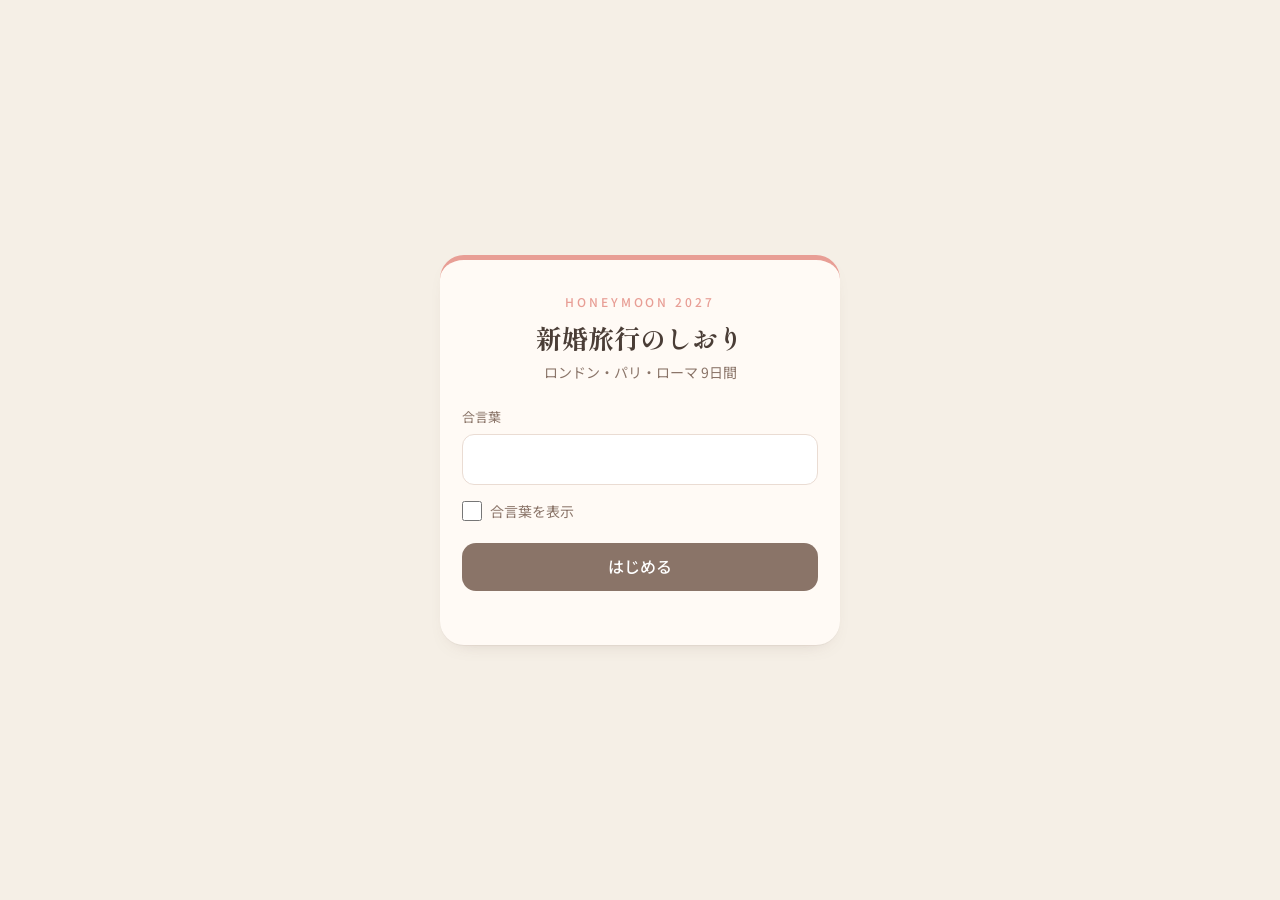
<file: index.html>
<!DOCTYPE html>
<html lang="ja">
<head>
<meta charset="utf-8">
<meta name="viewport" content="width=device-width, initial-scale=1, viewport-fit=cover">
<meta name="theme-color" content="#f5efe6">
<meta name="apple-mobile-web-app-capable" content="yes">
<meta name="mobile-web-app-capable" content="yes">
<meta name="apple-mobile-web-app-status-bar-style" content="default">
<meta name="apple-mobile-web-app-title" content="新婚旅行">
<meta name="format-detection" content="telephone=no">
<title>新婚旅行 ロンドン・パリ・ローマ 9日間</title>
<link rel="manifest" href="/manifest.webmanifest">
<link rel="icon" href="/icons/icon-192.png">
<link rel="apple-touch-icon" href="/icons/apple-touch-icon.png">
<link rel="preconnect" href="https://fonts.googleapis.com">
<link href="https://fonts.googleapis.com/css2?family=Noto+Sans+JP:wght@400;500;700&family=Shippori+Mincho:wght@500;700&display=swap" rel="stylesheet">
<link rel="stylesheet" href="/styles.css">
</head>
<body>

<!-- ログイン -->
<section class="login" id="login" hidden>
  <div class="login-card">
    <div class="login-kicker">HONEYMOON 2027</div>
    <h1>新婚旅行のしおり</h1>
    <p>ロンドン・パリ・ローマ 9日間</p>
    <form id="loginForm" autocomplete="on">
      <input type="text" name="username" value="honeymoon" autocomplete="username" hidden>
      <label class="field">合言葉<input type="password" id="lPass" autocomplete="current-password" required></label>
      <label class="check"><input type="checkbox" id="lShow"> 合言葉を表示</label>
      <button class="btn primary block" type="submit" id="loginBtn">はじめる</button>
      <div class="msg" id="loginMsg"></div>
    </form>
  </div>
</section>

<!-- アプリ本体 -->
<div id="main" hidden>
  <header class="appbar">
    <div class="appbar-row">
      <div class="brand">
        <div class="brand-title">新婚旅行のしおり</div>
        <div class="brand-sub">ロンドン・パリ・ローマ</div>
      </div>
      <div class="appbar-actions">
        <span class="countdown" id="countdown" hidden></span>
        <button class="icon-btn gear" id="gearBtn" aria-label="設定">
          <svg viewBox="0 0 24 24" aria-hidden="true"><path d="M10.3 3.2h3.4l.5 2.4 1.6.9 2.3-.8 1.7 2.9-1.8 1.6v1.6l1.8 1.6-1.7 2.9-2.3-.8-1.6.9-.5 2.4h-3.4l-.5-2.4-1.6-.9-2.3.8-1.7-2.9 1.8-1.6v-1.6L3.2 9.5l1.7-2.9 2.3.8 1.6-.9z" fill="none" stroke="currentColor" stroke-width="1.7" stroke-linejoin="round"/><circle cx="12" cy="12" r="2.8" fill="none" stroke="currentColor" stroke-width="1.7"/></svg>
        </button>
      </div>
    </div>
    <nav class="daystrip" id="daystrip" aria-label="日付を選ぶ"></nav>
  </header>

  <div class="banner" id="status" hidden></div>

  <main class="view" id="plan" aria-live="polite"></main>

  <main class="view links" id="links" hidden>
    <h2 class="view-title">リンク集</h2>
    <form class="paste" id="pasteForm" autocomplete="off" novalidate>
      <input id="pasteUrl" type="url" inputmode="url" placeholder="URLを貼り付け" aria-label="URL" enterkeyhint="done">
      <button class="btn" id="pasteBtn" type="submit">追加</button>
    </form>
    <p class="hint paste-hint">iPhoneのメモ・Googleマップ・お店のページなどのURLを貼って「追加」。名前はあとから「⋯」で変えられます</p>
    <ul class="lklist" id="linkList"></ul>
  </main>

  <main class="view info" id="info" hidden>
    <h2 class="view-title">ツアー情報</h2>
    <section class="card">
      <h3>フライト</h3>
      <dl class="rows">
        <div><dt>往路（1日目）</dt><dd>成田 10:10 発 → イスタンブール乗継 → ロンドン 21:05 着</dd></div>
        <div><dt>パリ → ローマ（6日目）</dt><dd>直行便（時刻は最終日程表で確定）</dd></div>
        <div><dt>復路（8〜9日目）</dt><dd>ローマ 06:40〜07:05 発 → イスタンブール乗継 → 成田 08:40 着</dd></div>
      </dl>
      <p class="hint">便名・時刻はツアーページ記載の目安。最終日程表で確認する</p>
    </section>
    <section class="card">
      <h3>ツアー代金に含まれるもの</h3>
      <ul>
        <li>添乗員同行、航空券（ターキッシュ エアラインズ・成田発着）</li>
        <li>ホテル：ロンドン2泊・パリ3泊・ローマ2泊（Cクラス）</li>
        <li>食事：朝食7回、昼食1回（ロンドンでフィッシュ＆チップス）、夕食1回（ローマでピザ）</li>
        <li>ロンドン・パリ・ローマの市内観光（車窓・外観を含む）</li>
        <li>ユーロスター（ロンドン→パリ・2等指定席）</li>
        <li>特典：パリのセーヌ川クルーズ券、ローマのジェラートクーポン（各1人1枚）</li>
      </ul>
    </section>
    <section class="card">
      <h3>別途かかる費用（目安・1人あたり）</h3>
      <dl class="rows">
        <div><dt>燃油サーチャージ</dt><dd>約133,000円</dd></div>
        <div><dt>海外空港諸税・システム利用料</dt><dd>約14,840円</dd></div>
        <div><dt>国際観光旅客税</dt><dd>3,000円</dd></div>
        <div><dt>成田空港施設使用料</dt><dd>2,460円</dd></div>
        <div><dt>成田空港旅客保安サービス料</dt><dd>700円</dd></div>
        <div><dt>宿泊税（フランス・イタリアの一部都市）</dt><dd>1泊 €2.6〜15.93</dd></div>
      </dl>
      <p class="hint">ツアー代金：大人1人 299,800〜409,800円（出発日による・2〜3名1室）</p>
    </section>
    <section class="card">
      <h3>パリ自由日のオプション（4・5日目）</h3>
      <dl class="rows">
        <div><dt>ヴェルサイユ宮殿 午前観光（日本語ガイド）</dt><dd>17,390円</dd></div>
        <div><dt>モン・サン・ミッシェル 1日観光</dt><dd>36,600円</dd></div>
        <div><dt>モン・サン・ミッシェル ハネムーンプラン</dt><dd>43,000円</dd></div>
        <div><dt>セーヌ川ディナークルーズ（18:15 / 20:30発）</dt><dd>18,120〜39,340円</dd></div>
      </dl>
      <p class="hint">オンライン予約の画面で申し込む。ストライキや閉館で中止・返金なしの場合あり</p>
    </section>
    <section class="card">
      <h3>覚えておくこと</h3>
      <ul>
        <li>出発21日前までに、パスポート番号・有効期限・生年月日をHISに連絡する</li>
        <li>スーツケースは自分で運ぶ（ユーロスター・空港・駅・ホテルにポーターなし）</li>
        <li>ホテルはシャワーのみの部屋が多い。ロンドン・パリは地下鉄駅から1km以内、ローマはテルミニ駅から2km以内</li>
        <li>現地の事情で宿泊地や訪問順が入れ替わることがある（観光箇所・食事回数は同じ）</li>
        <li>大英博物館はガイドなしの場合あり。パリ市内は渋滞で移動に時間がかかることがある</li>
        <li>6日目の夕食（ピザ）は、到着時刻によって昼食に変わることがある</li>
        <li>たびレジ登録・外務省の海外安全情報を確認しておく</li>
      </ul>
    </section>
    <a class="btn ghost block linkout" href="https://tour.his-j.com/sp/02A_10/TI-KLF8030/" target="_blank" rel="noopener">HISのツアーページを開く</a>
  </main>

  <main class="view settings" id="settings" hidden>
    <h2 class="view-title">設定</h2>
    <section class="card">
      <h3>出発日</h3>
      <input type="date" id="startDate" class="input" min="2027-01-09" max="2027-03-20" aria-label="出発日">
      <p class="hint">入れると、各日の日付と出発までの日数が表示されます</p>
    </section>
    <section class="card">
      <h3>同期</h3>
      <p class="sync" id="syncInfo">—</p>
      <p class="hint">一度開いた日程は、電波がなくても表示できます（編集はオンライン時のみ）。変更は2人の画面に反映されます。</p>
    </section>
    <section class="card">
      <h3>バックアップ</h3>
      <p class="hint" style="margin-top:0">いまの日程をテキストとしてコピーします。念のためメモアプリなどに貼っておくと安心です。</p>
      <button class="btn ghost block" id="copyBackup">日程をコピー</button>
      <p class="hint center" id="copyMsg"></p>
    </section>
    <section class="card">
      <h3>合言葉</h3>
      <button class="btn ghost block" id="pwBtn">合言葉を変更</button>
      <button class="btn quiet block" id="logoutBtn">この端末からログアウト</button>
    </section>
  </main>

  <button class="fab" id="fab" aria-label="この日に予定を追加">
    <svg viewBox="0 0 24 24" aria-hidden="true"><path d="M12 5v14M5 12h14" stroke="currentColor" stroke-width="2.2" stroke-linecap="round" fill="none"/></svg>
  </button>

  <nav class="tabbar" aria-label="メニュー">
    <button data-tab="plan" aria-current="page">
      <svg viewBox="0 0 24 24" aria-hidden="true"><rect x="3.5" y="5" width="17" height="15.5" rx="3" fill="none" stroke="currentColor" stroke-width="1.8"/><path d="M3.5 10h17M8 3v4M16 3v4" stroke="currentColor" stroke-width="1.8" stroke-linecap="round"/></svg>
      <span>日程</span>
    </button>
    <button data-tab="links">
      <svg viewBox="0 0 24 24" aria-hidden="true"><path d="M10 14a4 4 0 0 0 5.7 0l3-3a4 4 0 0 0-5.7-5.7l-1 1M14 10a4 4 0 0 0-5.7 0l-3 3a4 4 0 0 0 5.7 5.7l1-1" fill="none" stroke="currentColor" stroke-width="1.8" stroke-linecap="round"/></svg>
      <span>リンク</span>
    </button>
    <button data-tab="info">
      <svg viewBox="0 0 24 24" aria-hidden="true"><path d="M4 7.5A2.5 2.5 0 0 1 6.5 5h11A2.5 2.5 0 0 1 20 7.5v1.8a2.2 2.2 0 0 0 0 4.4v1.8a2.5 2.5 0 0 1-2.5 2.5h-11A2.5 2.5 0 0 1 4 15.5v-1.8a2.2 2.2 0 0 0 0-4.4z" fill="none" stroke="currentColor" stroke-width="1.8" stroke-linejoin="round"/><path d="M14.5 5.5v12" stroke="currentColor" stroke-width="1.8" stroke-dasharray="2 2.2"/></svg>
      <span>ツアー情報</span>
    </button>
  </nav>
</div>

<!-- 予定・宿泊の編集シート -->
<div class="sheet-bg" id="sheetBg">
  <form class="sheet" id="sheet" autocomplete="off">
    <div class="sheet-head">
      <h3 id="sheetTitle">予定を編集</h3>
      <button type="button" class="icon-btn" id="cancelBtn" aria-label="閉じる">
        <svg viewBox="0 0 24 24" aria-hidden="true"><path d="M6 6l12 12M18 6L6 18" stroke="currentColor" stroke-width="2" stroke-linecap="round"/></svg>
      </button>
    </div>
    <div class="sheet-body">
      <div id="itemFields">
        <label class="field">タイトル<input id="fTitle" required maxlength="120" placeholder="例：ルーヴル美術館" enterkeyhint="done"></label>
        <div class="row2">
          <label class="field">開始<input type="time" id="fTime"></label>
          <label class="field">終了<input type="time" id="fEnd"></label>
        </div>
        <div class="field">カテゴリ
          <div class="seg-pick" id="fCatPick" role="radiogroup">
            <button type="button" data-cat="sight">観光</button>
            <button type="button" data-cat="food">食事</button>
            <button type="button" data-cat="move">移動</button>
            <button type="button" data-cat="shop">買い物</button>
            <button type="button" data-cat="rest">休憩</button>
            <button type="button" data-cat="other">その他</button>
          </div>
          <input type="hidden" id="fCat">
        </div>
        <label class="field">場所（Googleマップで開けます）<input id="fPlace" maxlength="200" placeholder="例：Musée du Louvre"></label>
        <label class="field">メモ<textarea id="fNote" maxlength="2000" rows="5" placeholder="予約番号、チケット、行き方など"></textarea></label>
        <label class="field">参考URL<input id="fUrl" type="url" inputmode="url" maxlength="500" placeholder="https://"></label>
        <label class="field">日<select id="fDay"></select></label>
      </div>
      <div id="dayFields" hidden>
        <label class="field">ホテル名<input id="fHotel" maxlength="200" placeholder="最終日程表で決まったら入力"></label>
        <label class="field">この日のメモ<textarea id="fDayNote" maxlength="2000" rows="6" placeholder="服装、集合時間、気をつけることなど"></textarea></label>
      </div>
      <div id="linkFields" hidden>
        <label class="field">名前<input id="lkTitle" maxlength="200" placeholder="空欄ならURLから自動で付けます"></label>
        <label class="field">URL<input id="lkUrl" type="url" inputmode="url" maxlength="2000" placeholder="https://"></label>
        <label class="field">ひとことメモ<input id="lkNote" maxlength="2000" placeholder="例：食事・観光の候補まとめ"></label>
      </div>
      <div id="delRow">
        <button type="button" class="btn quiet danger block" id="delBtn"><span id="delLabel">この予定を削除</span></button>
        <div class="confirm" id="confirmBox">
          <p id="confirmText">この予定を削除しますか？</p>
          <div class="row2"><button type="button" class="btn ghost" id="noDel">やめる</button><button type="button" class="btn danger-fill" id="yesDel">削除する</button></div>
        </div>
      </div>
    </div>
    <div class="sheet-foot">
      <button type="submit" class="btn primary block" id="saveBtn">保存</button>
    </div>
  </form>
</div>

<!-- 合言葉の変更シート -->
<div class="sheet-bg" id="pwBg">
  <form class="sheet" id="pwForm" autocomplete="on">
    <div class="sheet-head">
      <h3>合言葉を変更</h3>
      <button type="button" class="icon-btn" id="pwCancel" aria-label="閉じる">
        <svg viewBox="0 0 24 24" aria-hidden="true"><path d="M6 6l12 12M18 6L6 18" stroke="currentColor" stroke-width="2" stroke-linecap="round"/></svg>
      </button>
    </div>
    <div class="sheet-body">
      <input type="text" name="username" value="honeymoon" autocomplete="username" hidden>
      <label class="field">いまの合言葉<input type="password" id="pwCur" autocomplete="current-password" required></label>
      <label class="field">新しい合言葉（6文字以上）<input type="password" id="pwNew" autocomplete="new-password" minlength="6" required></label>
      <label class="field">新しい合言葉（確認）<input type="password" id="pwNew2" autocomplete="new-password" minlength="6" required></label>
      <label class="check"><input type="checkbox" id="pwShow"> 合言葉を表示</label>
      <div class="msg" id="pwMsg"></div>
    </div>
    <div class="sheet-foot">
      <button type="submit" class="btn primary block" id="pwSave">変更する</button>
    </div>
  </form>
</div>

<script src="/vendor/supabase.js"></script>
<script src="/config.js"></script>
<script src="/app.js"></script>
</body>
</html>
</file>
<file: styles.css>
[hidden]{display:none!important}
:root{
  --bg:#f5efe6; --card:#fffaf5; --ink:#4a3d36; --sub:#8a7468; --line:#eadcd3;
  --pink:#e89e95; --pink-l:#e7c8c2; --pink-xl:#f6e6e1; --brown:#8a7468; --brown-d:#74615a;
  --green:#a9b8a3; --green-xl:#e6ebe2; --warn:#b4574b;
  --lon:#a9b8a3; --par:#e89e95; --rom:#8a7468; --move:#e7c8c2;
  --radius:18px;
  --safe-t:env(safe-area-inset-top,0px); --safe-b:env(safe-area-inset-bottom,0px);
  --tabbar-h:60px;
  --shadow:0 1px 0 rgba(138,116,104,.08),0 8px 20px -14px rgba(138,116,104,.45);
}
*{box-sizing:border-box;-webkit-tap-highlight-color:transparent}
html{-webkit-text-size-adjust:100%;text-size-adjust:100%}
html,body{margin:0;background:var(--bg);color:var(--ink);font-family:"Noto Sans JP",-apple-system,"Hiragino Sans",system-ui,sans-serif;font-size:16px;line-height:1.6}
body{overscroll-behavior-y:none}
button,input,select,textarea{font:inherit;color:inherit}
button{cursor:pointer}
a{color:var(--brown)}
.mincho{font-family:"Shippori Mincho",serif}

/* ---------- buttons / inputs ---------- */
.btn{display:inline-flex;align-items:center;justify-content:center;gap:6px;min-height:48px;padding:0 18px;border:none;border-radius:14px;font-weight:500;font-size:16px;text-decoration:none;transition:transform .08s,background .15s}
.btn:active{transform:scale(.98)}
.btn.block{display:flex;width:100%}
.btn.primary{background:var(--brown);color:#fff}
.btn.primary:disabled{opacity:.6}
.btn.ghost{background:var(--pink-xl);color:var(--ink)}
.btn.quiet{background:none;color:var(--sub);font-weight:400}
.btn.danger{color:var(--warn)}
.btn.danger-fill{background:var(--warn);color:#fff}
.btn+.btn{margin-top:8px}
.icon-btn{width:44px;height:44px;border:none;background:none;border-radius:50%;display:grid;place-items:center;color:var(--sub)}
.icon-btn svg{width:22px;height:22px}
.icon-btn:active{background:var(--pink-xl)}
.field{display:block;font-size:13px;color:var(--sub);margin-bottom:14px}
.field input,.field select,.field textarea,.input{display:block;width:100%;margin-top:6px;border:1px solid var(--line);border-radius:12px;padding:12px 14px;min-height:48px;background:#fff;font-size:16px;color:var(--ink);-webkit-appearance:none;appearance:none}
.field select{background:#fff url("data:image/svg+xml,%3Csvg xmlns='http://www.w3.org/2000/svg' viewBox='0 0 24 24'%3E%3Cpath d='M7 10l5 5 5-5' fill='none' stroke='%238a7468' stroke-width='2' stroke-linecap='round'/%3E%3C/svg%3E") no-repeat right 12px center/20px;padding-right:40px}
.field textarea{resize:vertical;min-height:132px;max-height:46vh;overflow-y:auto;line-height:1.7;padding:12px 14px}
#fDayNote{min-height:168px}
.field input:focus,.field select:focus,.field textarea:focus,.input:focus{outline:none;border-color:var(--pink);box-shadow:0 0 0 3px rgba(232,158,149,.25)}
.check{display:flex;align-items:center;gap:8px;font-size:14px;color:var(--sub);margin:-4px 0 16px;min-height:32px}
.check input{width:20px;height:20px;accent-color:var(--brown);margin:0}
.row2{display:grid;grid-template-columns:1fr 1fr;gap:10px}
.msg{font-size:14px;min-height:20px;margin-top:12px;text-align:center}
.msg.warn{color:var(--warn)}
.hint{font-size:13px;color:var(--sub);margin:10px 0 0;line-height:1.6}
.hint.center{text-align:center}

/* ---------- login ---------- */
.login{min-height:100dvh;display:flex;align-items:center;justify-content:center;padding:calc(24px + var(--safe-t)) 20px calc(24px + var(--safe-b))}
.login-card{width:100%;max-width:400px;background:var(--card);border-radius:24px;padding:32px 22px 22px;box-shadow:var(--shadow);border-top:5px solid var(--pink);text-align:center}
.login-kicker{font-size:12px;letter-spacing:.24em;color:var(--pink);font-weight:500}
.login h1{font-family:"Shippori Mincho",serif;font-size:26px;margin:6px 0 2px}
.login p{margin:0 0 24px;color:var(--sub);font-size:14px}
.login form{text-align:left}

/* ---------- app bar + day strip ---------- */
.appbar{position:sticky;top:0;z-index:10;background:rgba(245,239,230,.92);-webkit-backdrop-filter:saturate(1.4) blur(12px);backdrop-filter:saturate(1.4) blur(12px);padding-top:var(--safe-t);border-bottom:1px solid rgba(234,220,211,.8)}
.appbar-row{display:flex;align-items:center;justify-content:space-between;gap:12px;padding:10px 16px 6px}
.brand-title{font-family:"Shippori Mincho",serif;font-weight:700;font-size:18px;line-height:1.3}
.brand-sub{font-size:11.5px;color:var(--sub);letter-spacing:.06em}
.appbar-actions{display:flex;align-items:center;gap:2px;margin-right:-8px}
.gear{color:var(--sub)}
.gear[aria-current="page"]{color:var(--pink)}
.countdown{flex:none;background:var(--pink-xl);color:var(--brown);border:1px solid var(--pink-l);border-radius:999px;padding:4px 12px;font-size:13px;font-weight:500;white-space:nowrap}
.daystrip{display:flex;gap:8px;overflow-x:auto;scroll-snap-type:x proximity;scrollbar-width:none;padding:6px 16px 12px;scroll-padding:0 16px}
.daystrip::-webkit-scrollbar{display:none}
.dchip{flex:0 0 auto;scroll-snap-align:center;width:62px;min-height:62px;border:1px solid var(--line);background:var(--card);border-radius:16px;padding:7px 4px 9px;display:flex;flex-direction:column;align-items:center;gap:1px;position:relative;color:var(--ink);line-height:1.2}
.dchip .dn{font-size:10.5px;letter-spacing:.08em;color:var(--sub)}
.dchip .dd{font-size:15px;font-weight:700;font-variant-numeric:tabular-nums}
.dchip .dw{font-size:11px;color:var(--sub)}
.dchip::after{content:"";position:absolute;left:16px;right:16px;bottom:5px;height:3px;border-radius:3px;background:var(--city)}
.dchip[aria-current="true"]{background:var(--city);border-color:var(--city)}
.dchip[aria-current="true"]::after{background:rgba(255,255,255,.7)}
.dchip[aria-current="true"][data-light="0"],.dchip[aria-current="true"][data-light="0"] .dn,.dchip[aria-current="true"][data-light="0"] .dw{color:#fff}
.dchip[aria-current="true"][data-light="1"] .dn,.dchip[aria-current="true"][data-light="1"] .dw{color:var(--ink)}
.dchip .today{position:absolute;top:-6px;right:-4px;background:var(--pink);color:#fff;font-size:9.5px;padding:1px 5px;border-radius:999px;font-weight:700}

.banner{margin:10px 16px 0;padding:10px 14px;border-radius:12px;background:var(--pink-xl);color:var(--warn);font-size:13.5px;line-height:1.5}

/* ---------- views ---------- */
.view{padding:14px 16px calc(var(--tabbar-h) + var(--safe-b) + 96px);max-width:640px;margin:0 auto}
.view-title{font-family:"Shippori Mincho",serif;font-size:22px;margin:6px 4px 12px}
.card{background:var(--card);border-radius:var(--radius);padding:16px;box-shadow:var(--shadow);margin-bottom:14px}
.card h3{margin:0 0 10px;font-size:16px;color:var(--brown);display:flex;align-items:center;gap:8px}
.card h3::before{content:"";width:6px;height:6px;border-radius:50%;background:var(--pink);flex:none}
.card ul{margin:0;padding-left:1.15em;font-size:15px}
.card li{margin:6px 0}
.rows{margin:0}
.rows>div{padding:10px 0;border-top:1px solid var(--line)}
.rows>div:first-child{border-top:none;padding-top:0}
.rows dt{font-size:13px;color:var(--sub)}
.rows dd{margin:2px 0 0;font-size:15px;font-weight:500}
.linkout{margin-top:4px}
.sync{margin:0;font-size:15px;font-weight:500}

/* ---------- day view ---------- */
.dayhero{border-radius:22px;padding:18px 18px 14px;background:var(--city);color:var(--ink);box-shadow:var(--shadow)}
.dayhero[data-light="0"]{color:#fff}
.dayhero .kick{font-size:12.5px;letter-spacing:.14em;opacity:.85;display:flex;gap:8px;align-items:center}
.dayhero h2{font-family:"Shippori Mincho",serif;font-size:26px;line-height:1.3;margin:4px 0 12px;letter-spacing:.02em}
.meals{display:flex;flex-wrap:wrap;gap:6px;margin-bottom:10px}
.meal{font-size:12.5px;padding:3px 10px;border-radius:999px;background:rgba(255,255,255,.45);opacity:.75}
.meal.on{background:rgba(255,255,255,.85);color:var(--ink);opacity:1;font-weight:500}
.dayhero[data-light="0"] .meal{color:#fff;background:rgba(255,255,255,.18)}
.dayhero[data-light="0"] .meal.on{color:var(--ink);background:rgba(255,255,255,.9)}
.stay{display:flex;align-items:center;gap:10px;width:100%;min-height:48px;border:none;border-radius:14px;background:rgba(255,255,255,.55);padding:8px 12px;text-align:left;color:var(--ink)}
.dayhero[data-light="0"] .stay{background:rgba(255,255,255,.88)}
.stay .ico{font-size:18px;flex:none}
.stay .txt{flex:1;min-width:0;font-size:14.5px;line-height:1.4}
.stay .txt small{display:block;color:var(--sub);font-size:11.5px}
.stay .txt .ph{color:var(--sub);text-decoration:underline;text-decoration-color:var(--pink-l);text-underline-offset:3px}
.stay .chev{color:var(--sub);flex:none}
.daynote{margin-top:10px;background:rgba(255,255,255,.55);border-radius:12px;padding:10px 12px;font-size:14px;white-space:pre-wrap;color:var(--ink)}
.dayhero[data-light="0"] .daynote{background:rgba(255,255,255,.88)}

.sec{font-size:12.5px;color:var(--sub);letter-spacing:.1em;margin:22px 4px 8px;display:flex;align-items:center;gap:8px}
.sec::after{content:"";flex:1;height:1px;background:var(--line)}

.tl{list-style:none;margin:0;padding:0;position:relative}
.tl::before{content:"";position:absolute;left:11px;top:14px;bottom:14px;width:2px;background:var(--line);border-radius:2px}
.it{position:relative;padding-left:30px;margin-bottom:10px}
.it::before{content:"";position:absolute;left:5px;top:18px;width:14px;height:14px;border-radius:50%;background:var(--card);border:3px solid var(--dot,var(--line));box-sizing:border-box}
.it-card{background:var(--card);border-radius:16px;padding:12px 14px;box-shadow:var(--shadow);transition:transform .08s}
.it-card:active{transform:scale(.985)}
.it-top{display:flex;align-items:center;gap:8px;flex-wrap:wrap;margin-bottom:2px}
.it-time{font-weight:700;font-size:15px;font-variant-numeric:tabular-nums;color:var(--ink)}
.it-time .end{font-weight:400;color:var(--sub)}
.badge{font-size:11.5px;border-radius:6px;padding:1px 7px;line-height:1.6;white-space:nowrap}
.badge.cat{background:var(--bgc,var(--pink-xl));color:var(--ink)}
.badge.tour{background:transparent;border:1px solid var(--pink-l);color:var(--brown)}
.it-title{font-size:16.5px;font-weight:500;line-height:1.45;overflow-wrap:anywhere}
.it-note{margin-top:4px;font-size:14px;color:var(--ink);opacity:.88;white-space:pre-wrap;overflow-wrap:anywhere;line-height:1.6}
.it-links{display:flex;gap:8px;flex-wrap:wrap;margin-top:10px}
.pill{display:inline-flex;align-items:center;gap:6px;min-height:36px;padding:0 12px;border-radius:999px;background:var(--pink-xl);color:var(--ink);font-size:13.5px;text-decoration:none;max-width:100%}
.pill span{overflow:hidden;text-overflow:ellipsis;white-space:nowrap}
.pill:active{background:var(--pink-l)}
.c-sight{--dot:var(--pink);--bgc:#fbe3df}
.c-food{--dot:#e7b49a;--bgc:#f7e6dc}
.c-move{--dot:var(--brown);--bgc:#efe6e0}
.c-shop{--dot:var(--pink-l);--bgc:#f6e6e1}
.c-rest{--dot:var(--green);--bgc:var(--green-xl)}
.c-other{--dot:#cbbcb2;--bgc:#f0ebe5}

.empty{background:var(--card);border-radius:16px;padding:22px 16px;text-align:center;color:var(--sub);font-size:14px;box-shadow:var(--shadow)}
.empty .btn{margin-top:12px}

.daynav{display:grid;grid-template-columns:1fr 1fr;gap:10px;margin-top:20px}
.daynav button{min-height:56px;border:1px solid var(--line);background:var(--card);border-radius:14px;padding:6px 12px;color:var(--ink);font-size:14px;display:flex;flex-direction:column;justify-content:center;line-height:1.35}
.daynav button small{font-size:11.5px;color:var(--sub)}
.daynav .prev{align-items:flex-start}
.daynav .next{align-items:flex-end;grid-column:2}
.daynav button:active{background:var(--pink-xl)}

/* ---------- links ---------- */
.paste{display:flex;gap:8px}
.paste input{flex:1;min-width:0;border:1px solid var(--line);border-radius:12px;padding:0 14px;min-height:48px;background:#fff;font-size:16px;color:var(--ink);-webkit-appearance:none;appearance:none}
.paste input:focus{outline:none;border-color:var(--pink);box-shadow:0 0 0 3px rgba(232,158,149,.25)}
.paste .btn{flex:none;background:var(--pink);color:#fff;padding:0 18px}
.paste .btn:disabled{opacity:.6}
.paste-hint{margin:8px 4px 16px}
.lklist{list-style:none;margin:0;padding:0}
.lk{display:flex;align-items:center;background:var(--card);border-radius:16px;box-shadow:var(--shadow);margin-bottom:10px;padding:0 4px 0 12px;min-height:68px}
.lk a{flex:1;min-width:0;display:flex;align-items:center;gap:12px;color:var(--ink);text-decoration:none;padding:12px 0}
.lk a:active{opacity:.7}
.lk .ico{flex:none;width:42px;height:42px;border-radius:12px;display:grid;place-items:center;font-size:21px;background:var(--bgc)}
.lk .txt{min-width:0;display:block}
.lk .ttl{display:block;font-size:16px;font-weight:500;line-height:1.4;overflow-wrap:anywhere}
.lk .lnote{display:block;font-size:13px;opacity:.85;margin-top:2px;overflow-wrap:anywhere}
.lk .host{display:block;font-size:12.5px;color:var(--sub);white-space:nowrap;overflow:hidden;text-overflow:ellipsis}
.lk .icon-btn{font-size:20px;letter-spacing:1px}
.k-notes{--bgc:#fbf0c9}.k-map{--bgc:var(--green-xl)}.k-insta{--bgc:#fbe3df}.k-web{--bgc:#f0ebe5}.k-doc{--bgc:#e4ebf3}
.readonly .paste,.readonly .paste-hint,.readonly .lk .icon-btn{display:none}

/* ---------- fab + tabbar ---------- */
.fab{position:fixed;right:max(16px,calc(50% - 304px));bottom:calc(var(--tabbar-h) + var(--safe-b) + 16px);z-index:15;width:58px;height:58px;border-radius:50%;border:none;background:var(--pink);color:#fff;box-shadow:0 10px 24px -8px rgba(180,87,75,.55);display:grid;place-items:center;transition:transform .1s}
.fab svg{width:28px;height:28px}
.fab:active{transform:scale(.94)}
.tabbar{position:fixed;left:0;right:0;bottom:0;z-index:16;display:grid;grid-template-columns:repeat(3,1fr);background:rgba(255,250,245,.94);-webkit-backdrop-filter:blur(12px);backdrop-filter:blur(12px);border-top:1px solid var(--line);padding-bottom:var(--safe-b)}
.tabbar button{height:var(--tabbar-h);border:none;background:none;color:#b3a39a;display:flex;flex-direction:column;align-items:center;justify-content:center;gap:2px;font-size:11px;font-weight:500}
.tabbar svg{width:25px;height:25px}
.tabbar button[aria-current="page"]{color:var(--brown)}
.tabbar button[aria-current="page"] svg{color:var(--pink)}

/* 編集できない状態（オフラインなど） */
.readonly .fab,.readonly .empty .btn{display:none}
.readonly .stay .chev{visibility:hidden}

/* ---------- sheets ---------- */
.sheet-bg{position:fixed;inset:0;z-index:30;background:rgba(74,61,54,.38);display:flex;align-items:flex-end;justify-content:center;opacity:0;pointer-events:none;transition:opacity .2s}
.sheet-bg.open{opacity:1;pointer-events:auto}
.sheet{width:100%;max-width:560px;max-height:calc(100dvh - var(--safe-t) - 24px);background:var(--card);border-radius:22px 22px 0 0;display:flex;flex-direction:column;transform:translateY(24px);transition:transform .22s ease-out;margin:0}
.sheet-bg.open .sheet{transform:none}
.sheet-head{display:flex;align-items:center;justify-content:space-between;padding:10px 8px 4px 20px;position:relative;flex:none}
.sheet-head::before{content:"";position:absolute;top:6px;left:50%;width:40px;height:4px;margin-left:-20px;border-radius:4px;background:var(--line)}
.sheet-head h3{margin:8px 0 0;font-size:18px;font-family:"Shippori Mincho",serif}
.sheet-body{padding:12px 20px 8px;overflow-y:auto;-webkit-overflow-scrolling:touch;flex:1;overscroll-behavior:contain}
.sheet-foot{padding:10px 20px calc(12px + var(--safe-b));border-top:1px solid var(--line);flex:none;background:var(--card)}
.seg-pick{display:grid;grid-template-columns:repeat(3,1fr);gap:6px;margin-top:6px}
.seg-pick button{min-height:42px;border:1px solid var(--line);background:#fff;border-radius:12px;font-size:14px;color:var(--ink)}
.seg-pick button[aria-checked="true"]{background:var(--pink-xl);border-color:var(--pink);font-weight:700}
.confirm{display:none;background:var(--pink-xl);border-radius:14px;padding:12px;margin-top:8px}
.confirm.show{display:block}
.confirm p{margin:0 0 10px;font-size:14px;text-align:center}
#delRow{margin-top:4px}

@media (min-width:700px){
  .sheet-bg{align-items:center}
  .sheet{border-radius:22px;max-height:88vh}
}
@media (hover:hover){
  .it-card:hover{background:#fff}
  .dchip:hover{border-color:var(--pink-l)}
}
@media (prefers-reduced-motion:reduce){*{transition:none!important}}
</file>
